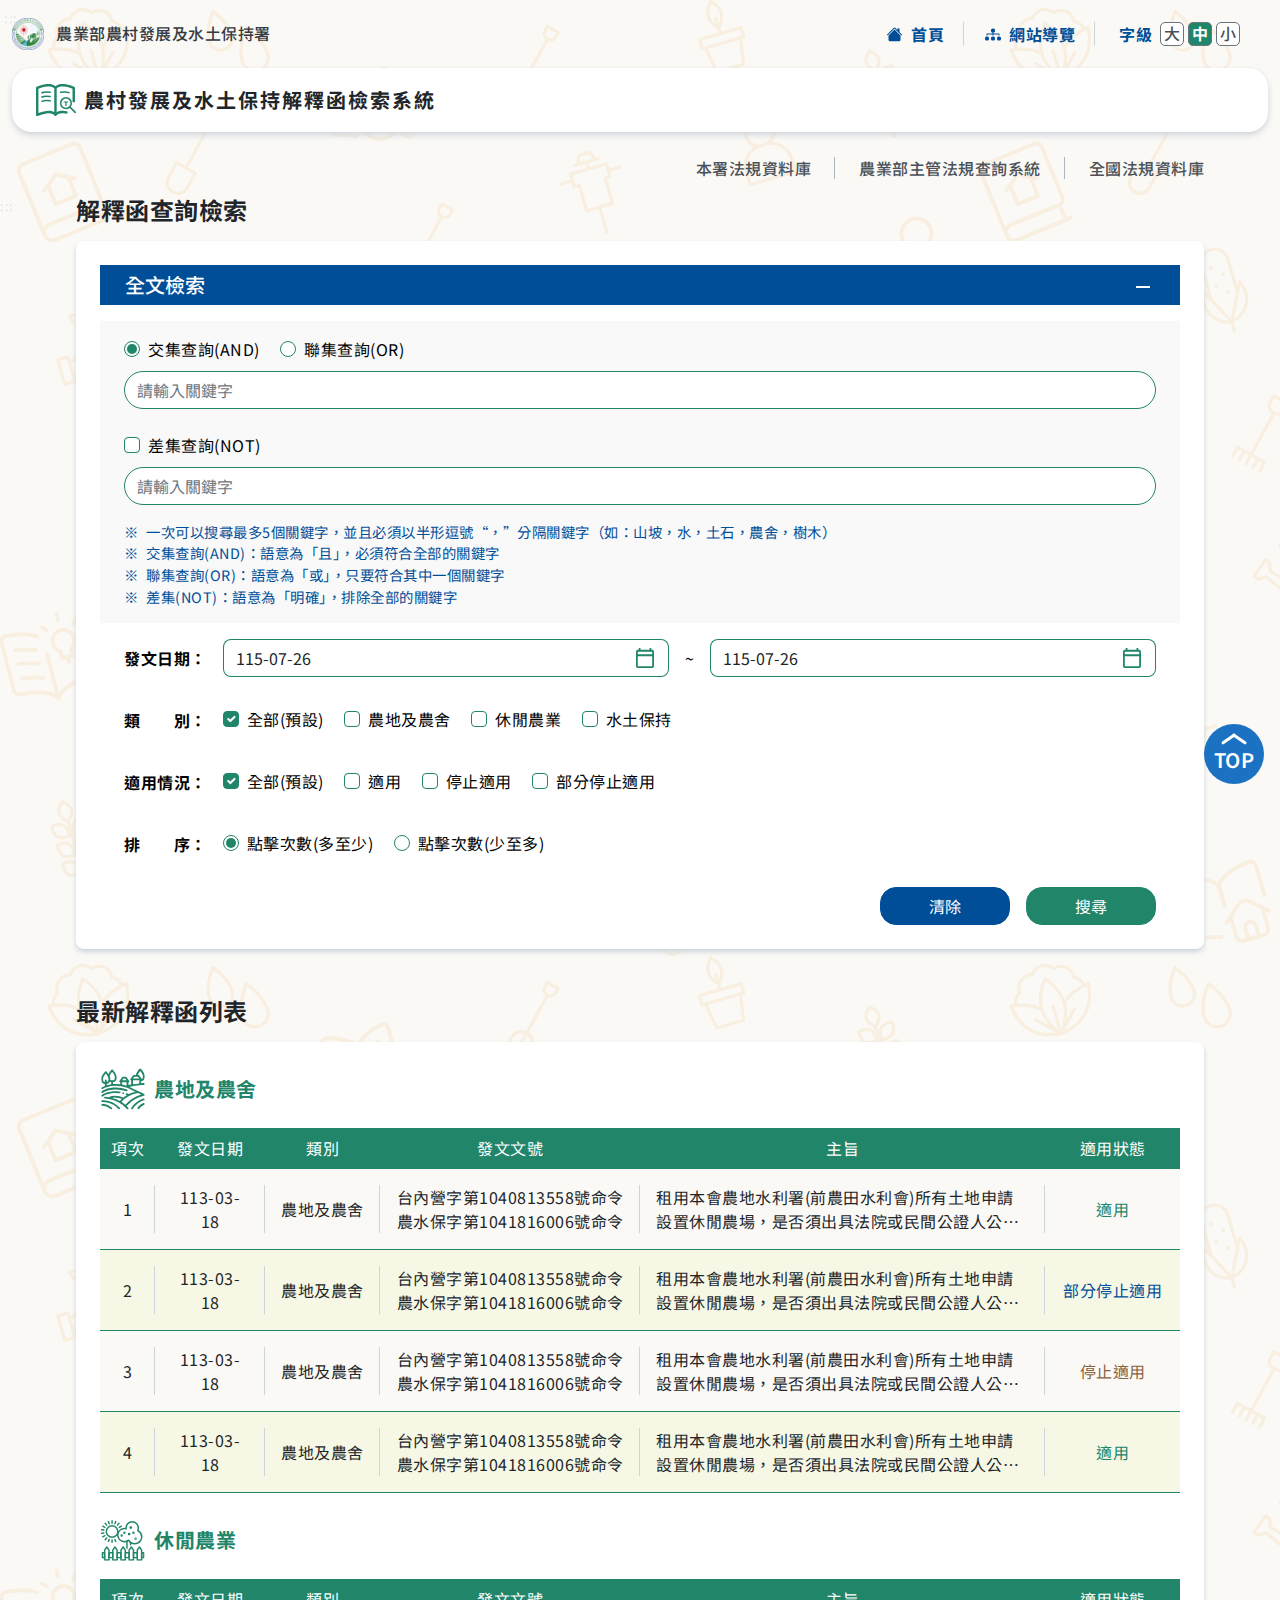
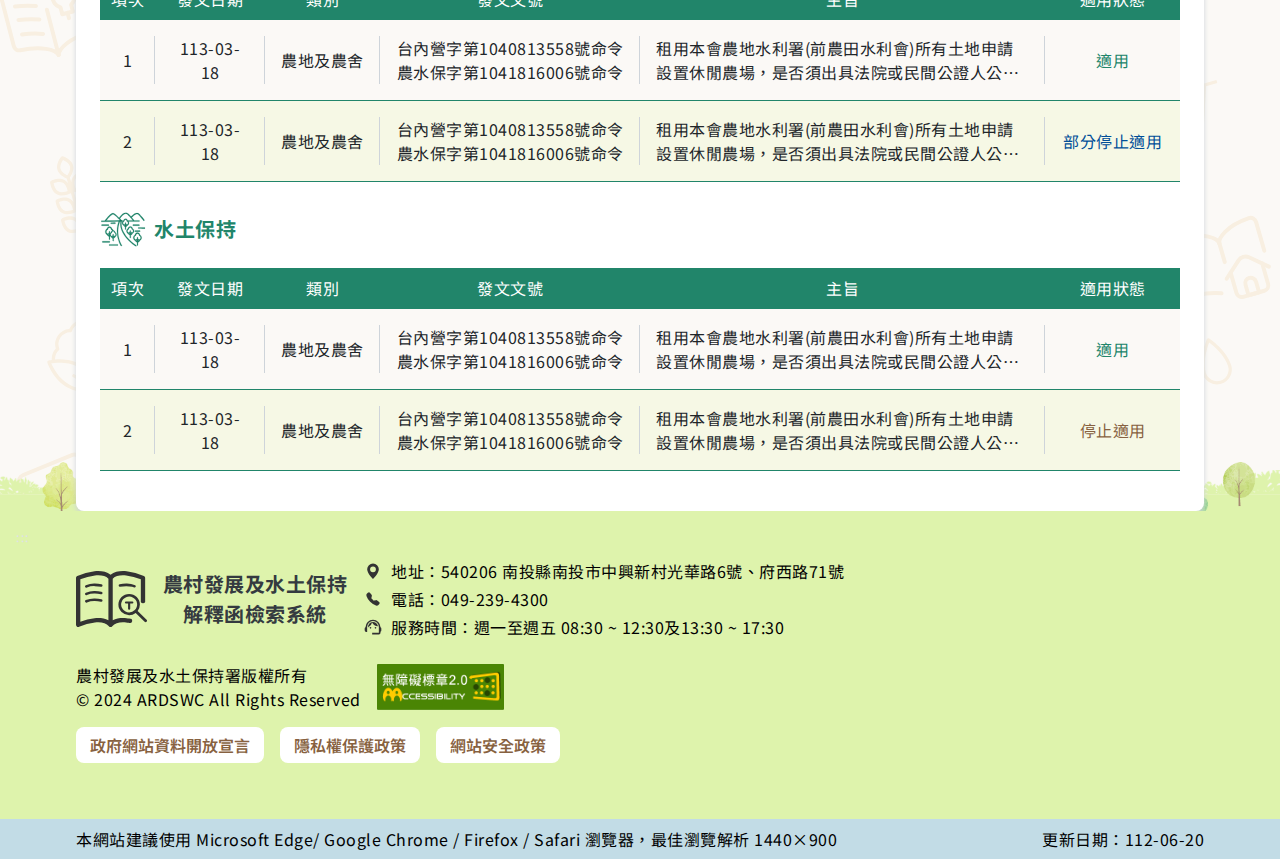
<file: index.html>
<!DOCTYPE html>
<html lang="zh-Hant-TW">
<head>
    <title>農村發展及水土保持解釋函檢索系統</title>
    <meta charset="utf-8">
    <meta http-equiv="X-UA-Compatible" content="IE=edge">
    <meta name="viewport" content="width=device-width, initial-scale=1">
    <meta name="keywords" content="農業部農村發展及水土保持署,農村發展,水土保持,農村發展及水土保持解釋函檢索系統">
    <meta name="description" content="農村發展及水土保持解釋函檢索系統" />
    <meta http-equiv="X-UA-Compatible" content="IE=edge">

    <meta property="og:site_name" content="image.png" />
    <meta property="og:image" content="assets/images/fb-img.png" />
    <!--分享設定-->
    <link rel="icon" href="assets/images/favicon.svg" type="image/ico" />
    <!--iconfont設定-->
    <link rel="stylesheet" href="assets/style/all.css">
    <!--css設定-->
</head>

	<body>
		<noscript>
			<div class="container">
				<div class="d-flex justify-content-center bg-gray-100 rounded p-4 text-primary border border-primary mt-6">
					很抱歉，網站的某些功能在JavaScript沒有啟用的狀態下無法正常使用。
				</div>
			</div>
		</noscript>
		<!--頁面開始-->
		<div class="wrapper">
			<!--主選單開始-->
<header>
    <nav class="navbar navbar-expand-lg js-nav py-2 py-lg-0">
        <a href="#Accesskey_C" id="gotocenter" title="移到主要內容">移到主要內容</a>
        <a href="#Accesskey_U" class="key" id="Accesskey_U" accesskey="U" title="上方選單連結區，此區塊列有本網站的主要連結">:::</a>
        <div class="container-fluid">
            <a class="navbar-brand" href="index.html" title="農業部農村發展及水土保持署">
                <h1 class="navbar-brand-text mb-0">
                    <img src="./assets/images/bureau-logo.png" alt="農業部農村發展及水土保持署 logo">
                    <p>農業部農村發展及水土保持署</p>
                </h1>
            </a>
        <ul class="navbar-nav">
            <li class="nav-item">
                <a class="nav-link" href="index.html" title="首頁"><img src="./assets/images/ic-home.svg" alt="icon"
                        class="me-2">首頁</a>
            </li>
            <li class="nav-item">
                <a class="nav-link" href="#" title="網站導覽"><img src="./assets/images/ic-sitemap.svg" alt="icon"
                        class="me-2">網站導覽</a>
            </li>
            <li class="nav-item px-2 px-xl-4 d-none d-md-flex">
                <p class="ms-auto me-2 text-primary fw-bold">字級</p>
                <ul class="top-function-list js-top-function" role="tablist">
                    <li class="top-function-list-item">
                        <button class="btn js-font-lg" data-bs-toggle="pill" title="大">大</button>
                    </li>
                    <li class="top-function-list-item">
                        <button class="btn js-font-md active" data-bs-toggle="pill" title="中">中</button>
                    </li>
                    <li class="top-function-list-item">
                        <button class="btn js-font-sm" data-bs-toggle="pill" title="小">小</button>
                    </li>
                </ul>
            </li>
        </ul>
        </div>
    </nav>
    <div class="container-fluid">
        <h2>
            <a href="index.html" class="header-title" title="農村發展及水土保持解釋函檢索系統">
                <img src="./assets/images/logo.svg" alt="icon" class="me-2">
                農村發展及水土保持解釋函檢索系統
            </a>
        </h2>
    </div>
    <div class="container">
        <ul class="navbar-side pt-3 mb-3">
            <li class="navbar-side-item">
                <a href="#" target="_blank" title="本署法規資料庫(開新視窗)" class="navbar-side-link">
                    本署<br>法規資料庫
                </a>
            </li>
            <li class="navbar-side-item">
                <a href="#" target="_blank" title="農業部主管法規查詢系統(開新視窗)" class="navbar-side-link">
                    農業部主管<br>法規查詢系統
                </a>
            </li>
            <li class="navbar-side-item">
                <a href="#" target="_blank" title="全國法規資料庫(開新視窗)" class="navbar-side-link">
                    全國<br>法規資料庫
                </a>
            </li>
        </ul>
    </div>
</header>
<!--主選單結束-->
				<a href="#Accesskey_C" class="key position-absolute" id="Accesskey_C" accesskey="C"
					title="網頁主要內容資料區">:::</a>					
				<!--內容區塊開始-->
<main class="main">
	<div class="container">
	<h3 class="main-title mb-3">解釋函查詢檢索</h3>
	<section class="bg-white rounded-3 shadow-md p-3 p-md-4 mb-5">
		<button class="btn btn-collapse rounded-0 bg-primary px-4 py-1 text-white mb-3" data-bs-toggle="collapse" href="#all_search" title="全文檢索">全文檢索</button>
		<div class="form-box collapse show" id="all_search">
			<div class="form-box-start bg-base px-4 py-3">
				<div class="mb-2">
					<div class="form-check form-check-inline">
						<input class="form-check-input" type="radio" name="mixed" id="mixed1" value="option1"
							title="交集查詢(AND)" checked>
						<label class="form-check-label" for="mixed1">交集查詢(AND)</label>
					</div>
					<div class="form-check form-check-inline">
						<input class="form-check-input" type="radio" name="mixed" id="mixed2" value="option2"
							title="聯集查詢(OR)">
						<label class="form-check-label" for="mixed2">聯集查詢(OR)</label>
					</div>
				</div>
				<label class="form-check-label visually-hidden" for="mixed_keyword" title="請輸入關鍵字">請輸入關鍵字</label>
				<input type="text" class="form-control rounded-pill mb-4" id="mixed_keyword" placeholder="請輸入關鍵字"
					title="請輸入關鍵字">
				<div class="mb-2">
					<div class="form-check form-check-inline">
						<input class="form-check-input" type="checkbox" id="difference" value="option1">
						<label class="form-check-label" for="difference">差集查詢(NOT)</label>
					</div>
				</div>
				<label class="form-check-label visually-hidden" for="difference_keyword" title="請輸入關鍵字">請輸入關鍵字</label>
				<input type="text" class="form-control rounded-pill mb-3" id="difference_keyword" placeholder="請輸入關鍵字"
					title="請輸入關鍵字">
				<ul class="notice-list text-primary fs-7">
					<li class="notice-list-item">一次可以搜尋最多5個關鍵字，並且必須以半形逗號“，”分隔關鍵字（如：山坡，水，土石，農舍，樹木）</li>
					<li class="notice-list-item">交集查詢(AND)：語意為「且」，必須符合全部的關鍵字</li>
					<li class="notice-list-item">聯集查詢(OR)：語意為「或」，只要符合其中一個關鍵字</li>
					<li class="notice-list-item">差集(NOT)：語意為「明確」，排除全部的關鍵字</li>
				</ul>
			</div>
			<div class="form-box-end px-md-4 pt-3">
				<div class="d-flex align-items-md-center flex-column flex-md-row mb-4">
					<label for="time-start" class="col-form-label fw-bold flex-shrink-0 me-3">發文日期：</label>
					<div class="form-group w-100">
						<div class="input-group date" id="time-start" data-target-input="nearest">
							<input type="text" class="form-control datetimepicker-input border-end-0 rounded-start-3"
								data-target="#time-start" title="請點選或輸入起始時間" data-toggle="datetimepicker">
							<div class="input-group-append" data-target="#time-start" data-toggle="datetimepicker">
								<button class="btn input-group-text rounded-end-3" title="點選展開日曆" value="點選展開日曆">
									<img src="./assets/images/ic-calendar.svg" alt="icon">
								</button>
							</div>
						</div>
					</div>
					<div class="px-3">~</div>
					<div class="form-group w-100">
						<div class="input-group date" id="time-end" data-target-input="nearest">
							<input type="text" class="form-control datetimepicker-input border-end-0 rounded-start-3"
								data-target="#time-end" title="請點選或輸入起始時間" data-toggle="datetimepicker">
							<div class="input-group-append" data-target="#time-end" data-toggle="datetimepicker">
								<button class="btn input-group-text rounded-end-3" title="點選展開日曆" value="點選展開日曆">
									<img src="./assets/images/ic-calendar.svg" alt="icon">
								</button>
							</div>
						</div>
					</div>
				</div>
				<div class="d-flex align-items-md-center flex-column flex-md-row mb-4">
					<div class="col-form-label fw-bold flex-shrink-0 me-3">類　　別：</div>
					<div class="form-group w-100">
						<div class="form-check form-check-inline">
							<input class="form-check-input" type="checkbox" id="type1" title="全部(預設)" checked>
							<label class="form-check-label" for="type1">全部(預設)</label>
						</div>
						<div class="form-check form-check-inline">
							<input class="form-check-input" type="checkbox" id="type2" title="農地及農舍">
							<label class="form-check-label" for="type2">農地及農舍</label>
						</div>
						<div class="form-check form-check-inline">
							<input class="form-check-input" type="checkbox" id="type3" title="休閒農業">
							<label class="form-check-label" for="type3">休閒農業</label>
						</div>
						<div class="form-check form-check-inline">
							<input class="form-check-input" type="checkbox" id="type4" title="水土保持">
							<label class="form-check-label" for="type4">水土保持</label>
						</div>
					</div>
				</div>
				<div class="d-flex align-items-md-center flex-column flex-md-row mb-4">
					<div class="col-form-label fw-bold flex-shrink-0 me-3">適用情況：</div>
					<div class="form-group w-100">
						<div class="form-check form-check-inline">
							<input class="form-check-input" type="checkbox" id="suitable1" title="全部(預設)" checked>
							<label class="form-check-label" for="suitable1">全部(預設)</label>
						</div>
						<div class="form-check form-check-inline">
							<input class="form-check-input" type="checkbox" id="suitable2" title="適用">
							<label class="form-check-label" for="suitable2">適用</label>
						</div>
						<div class="form-check form-check-inline">
							<input class="form-check-input" type="checkbox" id="suitable3" title="停止適用">
							<label class="form-check-label" for="suitable3">停止適用</label>
						</div>
						<div class="form-check form-check-inline">
							<input class="form-check-input" type="checkbox" id="suitable4" title="部分停止適用">
							<label class="form-check-label" for="suitable4">部分停止適用</label>
						</div>
					</div>
				</div>
				<div class="d-flex align-items-md-center flex-column flex-md-row mb-4">
					<div class="col-form-label fw-bold flex-shrink-0 me-3">排　　序：</div>
					<div class="form-group w-100">
						<div class="form-check form-check-inline">
							<input class="form-check-input" type="radio" name="order" id="order1" value="option1"
								title="點擊次數(多至少)" checked>
							<label class="form-check-label" for="order1">點擊次數(多至少)</label>
						</div>
						<div class="form-check form-check-inline">
							<input class="form-check-input" type="radio" name="order" id="order2" value="option2"
								title="點擊次數(少至多)">
							<label class="form-check-label" for="order2">點擊次數(少至多)</label>
						</div>
					</div>
				</div>
				<div class="d-flex">
					<button class="btn btn-primary rounded-4 me-3 px-5 ms-auto" title="清除">清除</button>
					<button class="btn btn-secondary rounded-4 px-5" title="搜尋" onclick="location.href='search.html'">搜尋</button>
				</div>
			</div>
		</div>
	</section>
	<h3 class="main-title mb-3">最新解釋函列表</h3>
	<section class="bg-white rounded-3 shadow-md p-3 p-md-4">
		<h4 class="d-flex align-items-center fs-5 fw-bold mb-3 text-secondary"><img src="./assets/images/ic-farmland.svg" alt="icon" class="me-2">農地及農舍</h4>
		<table class="table table-rwd mb-4">
			<thead>
				<tr onclick="location.href='info.html'">
					<th class="text-center" width="55">項次</th>
					<th class="text-center" width="110">發文日期</th>
					<th class="text-center" width="115">類別</th>
					<th class="text-center" width="260">發文文號</th>
					<th class="text-center">主旨</th>
					<th class="text-center" width="135">適用狀態</th>
				</tr>
			</thead>
			<tbody>
				<tr onclick="location.href='info.html'">
					<td data-th="項次" class="text-center">1</td>
					<td data-th="發文日期" class="text-center">113-03-18</td>
					<td data-th="類別" class="text-center">農地及農舍</td>
					<td data-th="發文文號" class="text-center">台內營字第1040813558號命令<br>農水保字第1041816006號命令</td>
					<td data-th="主旨"><p class="over-text-2">租用本會農地水利署(前農田水利會)所有土地申請設置休閒農場，是否須出具法院或民間公證人公證文件</p></td>
					<td data-th="適用狀態" class="text-center"><p class="text-secondary">適用</p></td>
				</tr>
				<tr onclick="location.href='info.html'">
					<td data-th="項次" class="text-center">2</td>
					<td data-th="發文日期" class="text-center">113-03-18</td>
					<td data-th="類別" class="text-center">農地及農舍</td>
					<td data-th="發文文號" class="text-center">台內營字第1040813558號命令<br>農水保字第1041816006號命令</td>
					<td data-th="主旨"><p class="over-text-2">租用本會農地水利署(前農田水利會)所有土地申請設置休閒農場，是否須出具法院或民間公證人公證文件</p></td>
					<td data-th="適用狀態" class="text-center">
						<p class="text-primary">部分停止適用</p>
					</td>
				</tr>
				<tr onclick="location.href='info.html'">
					<td data-th="項次" class="text-center">3</td>
					<td data-th="發文日期" class="text-center">113-03-18</td>
					<td data-th="類別" class="text-center">農地及農舍</td>
					<td data-th="發文文號" class="text-center">台內營字第1040813558號命令<br>農水保字第1041816006號命令</td>
					<td data-th="主旨"><p class="over-text-2">租用本會農地水利署(前農田水利會)所有土地申請設置休閒農場，是否須出具法院或民間公證人公證文件</p></td>
					<td data-th="適用狀態" class="text-center">
						<p class="text-quaternary">停止適用</p>
					</td>
				</tr>
				<tr onclick="location.href='info.html'">
					<td data-th="項次" class="text-center">4</td>
					<td data-th="發文日期" class="text-center">113-03-18</td>
					<td data-th="類別" class="text-center">農地及農舍</td>
					<td data-th="發文文號" class="text-center">台內營字第1040813558號命令<br>農水保字第1041816006號命令</td>
					<td data-th="主旨"><p class="over-text-2">租用本會農地水利署(前農田水利會)所有土地申請設置休閒農場，是否須出具法院或民間公證人公證文件</p></td>
					<td data-th="適用狀態" class="text-center">
						<p class="text-secondary">適用</p>
					</td>
				</tr>
			</tbody>
		</table>
		<h4 class="d-flex align-items-center fs-5 fw-bold mb-3 text-secondary"><img src="./assets/images/ic-farming.svg"
				alt="icon" class="me-2">休閒農業</h4>
		<table class="table table-rwd mb-4">
			<thead>
				<tr onclick="location.href='info.html'">
					<th class="text-center" width="55">項次</th>
					<th class="text-center" width="110">發文日期</th>
					<th class="text-center" width="115">類別</th>
					<th class="text-center" width="260">發文文號</th>
					<th class="text-center">主旨</th>
					<th class="text-center" width="135">適用狀態</th>
				</tr>
			</thead>
			<tbody>
				<tr onclick="location.href='info.html'">
					<td data-th="項次" class="text-center">1</td>
					<td data-th="發文日期" class="text-center">113-03-18</td>
					<td data-th="類別" class="text-center">農地及農舍</td>
					<td data-th="發文文號" class="text-center">台內營字第1040813558號命令<br>農水保字第1041816006號命令</td>
					<td data-th="主旨">
						<p class="over-text-2">租用本會農地水利署(前農田水利會)所有土地申請設置休閒農場，是否須出具法院或民間公證人公證文件</p>
					</td>
					<td data-th="適用狀態" class="text-center">
						<p class="text-secondary">適用</p>
					</td>
				</tr>
				<tr onclick="location.href='info.html'">
					<td data-th="項次" class="text-center">2</td>
					<td data-th="發文日期" class="text-center">113-03-18</td>
					<td data-th="類別" class="text-center">農地及農舍</td>
					<td data-th="發文文號" class="text-center">台內營字第1040813558號命令<br>農水保字第1041816006號命令</td>
					<td data-th="主旨">
						<p class="over-text-2">租用本會農地水利署(前農田水利會)所有土地申請設置休閒農場，是否須出具法院或民間公證人公證文件</p>
					</td>
					<td data-th="適用狀態" class="text-center">
						<p class="text-primary">部分停止適用</p>
					</td>
				</tr>
			</tbody>
		</table>
		<h4 class="d-flex align-items-center fs-5 fw-bold mb-3 text-secondary"><img src="./assets/images/ic-conservation.svg"
				alt="icon" class="me-2">水土保持</h4>
		<table class="table table-rwd">
			<thead>
				<tr onclick="location.href='info.html'">
					<th class="text-center" width="55">項次</th>
					<th class="text-center" width="110">發文日期</th>
					<th class="text-center" width="115">類別</th>
					<th class="text-center" width="260">發文文號</th>
					<th class="text-center">主旨</th>
					<th class="text-center" width="135">適用狀態</th>
				</tr>
			</thead>
			<tbody>
				<tr onclick="location.href='info.html'">
					<td data-th="項次" class="text-center">1</td>
					<td data-th="發文日期" class="text-center">113-03-18</td>
					<td data-th="類別" class="text-center">農地及農舍</td>
					<td data-th="發文文號" class="text-center">台內營字第1040813558號命令<br>農水保字第1041816006號命令</td>
					<td data-th="主旨">
						<p class="over-text-2">租用本會農地水利署(前農田水利會)所有土地申請設置休閒農場，是否須出具法院或民間公證人公證文件</p>
					</td>
					<td data-th="適用狀態" class="text-center">
						<p class="text-secondary">適用</p>
					</td>
				</tr>
				<tr onclick="location.href='info.html'">
					<td data-th="項次" class="text-center">2</td>
					<td data-th="發文日期" class="text-center">113-03-18</td>
					<td data-th="類別" class="text-center">農地及農舍</td>
					<td data-th="發文文號" class="text-center">台內營字第1040813558號命令<br>農水保字第1041816006號命令</td>
					<td data-th="主旨">
						<p class="over-text-2">租用本會農地水利署(前農田水利會)所有土地申請設置休閒農場，是否須出具法院或民間公證人公證文件</p>
					</td>
					<td data-th="適用狀態" class="text-center">
						<p class="text-quaternary">停止適用</p>
					</td>
				</tr>
			</tbody>
		</table>
	</section>
	</div>
</main>
				<!--footer開始-->
<footer class="footer">
    <div class="footer-function">
        <a href="#" title="回到上方" class="footer-function-link mb-2 mb-md-3">
            <img src="./assets/images/ic-up.svg" alt="icon">TOP
        </a>
    </div>
    <a href="#Accesskey_B" class="key" id="Accesskey_B" accesskey="B" title="下方相關資訊連結區">:::</a>
    <div class="bg-secondary-light">
        <div class="container footer-main py-5">
            <div class="footer-logo me-3 mb-3 mb-lg-0">
                <img src="./assets/images/logo-footer.svg" alt="logo" class="me-3">
                <p class="text-center">農村發展及水土保持<br>解釋函檢索系統</p>
            </div>
            <div class="mb-3 mb-lg-0">
                <ul class="icon-list">
                    <li class="icon-list-item mb-1 mb-xxl-3"><img src="./assets/images/ic-located.svg" alt="icon">地址：540206
                        南投縣南投市中興新村光華路6號、府西路71號</li>
                    <li class="icon-list-item mb-1 mb-xxl-3"><img src="./assets/images/ic-tel.svg" alt="icon">電話：049-239-4300
                    </li>
                    <li class="icon-list-item"><img src="./assets/images/ic-service.svg" alt="icon">服務時間：週一至週五 08:30
                        ~ 12:30及13:30 ~ 17:30</li>
                </ul>
            </div>
            <div class="footer-main-end">
                <div class="d-flex flex-wrap me-3 align-items-end align-items-xl-center">
                    <p class="me-3 d-flex align-items-center mb-3 mb-sm-0">農村發展及水土保持署版權所有<br>© 2024 ARDSWC All Rights Reserved</p>
                    <div class="footer-mark mb-3 mb-sm-0">
                            <img src="./assets/images/demo-aa.jpg" alt="AA等級標章" style="max-width: 128px;">
                    </div>
                </div>
                <ul class="footer-info">
                    <li class="footer-info-item mb-2">
                        <button class="btn footer-info-link rounded-3" title="隱私權及資訊安全政策">
                            政府網站資料開放宣言
                        </button>
                    </li>
                    <li class="footer-info-item mb-2">
                        <button class="btn footer-info-link rounded-3" title="網站安全政策">
                            隱私權保護政策
                        </button>
                    </li>
                    <li class="footer-info-item mb-2">
                        <button class="btn footer-info-link rounded-3" title="隱私權及資訊安全政策">
                            網站安全政策
                        </button>
                    </li>
                </ul>
            </div>
        </div>
        <div class="bg-primary-xlight py-2">
            <div class="container footer-bottom">
                <p>本網站建議使用 Microsoft Edge/ Google Chrome / Firefox / Safari 瀏覽器，最佳瀏覽解析 1440×900</p>
                <p class="ms-lg-auto">更新日期：112-06-20</p>
            </div>
        </div>
    </div>
</footer>
<!--主選單結束-->

		</div>
		<!-- SCRIPTS -->
<script src="assets/js/jquery-3.7.1.min.js"></script>
<script src='assets/js/jquery-ui.min.js'></script>
<script src="assets/js/bootstrap.bundle.min.js"></script>
<script src="assets/js/slick.js"></script>
<script src="assets/js/bootstrap-datepicker.js"></script>
<script src="assets/js/bootstrap-datepicker.zh-TW.min.js"></script>
<script src="assets/js/select2.min.js"></script>
<script src="assets/js/index.global.js"></script><!--行事曆-->
<script src="assets/js/script.js"></script><!--自訂-->
<script>
    $(function () {
        RESIZE();

        function RESIZE() {
            WINDOWH = $(window).height();
            WINDOW = $(window).width();
            if (WINDOW < 769) {
                $('.js-link-card-list').slick({
                    speed: 300,
                    slidesToShow: 1,
                    slidesToScroll: 1,
                    rows: 3,
                    dots: false,
                    responsive: [
                        {
                            breakpoint: 768,
                            settings: {
                                slidesToShow: 1,
                                slidesToScroll: 1,
                                rows: 1,
                                dots: true
                            }
                        }
                    ]
                });
            }
        }

        $(window).resize(function () {
            RESIZE();
        })

        //下拉輸入選單
        $('.js-input-select').select2();
        //民國時間
       var today = new Date();

        function initializeDatePicker(selector) {
            return $(selector).datepicker({
                format: "twy-mm-dd",
                language: "zh-TW",
                showOnFocus: true,
                todayHighlight: true
            }).on("show", function (e) {
                $("div.box").css({ minHeight: "480px" });
            }).on("hide", function (e) {
                $("div.box").css({ minHeight: "auto" });
            }).datepicker('setDate', today);
        }

        // 在不同的 <div> 中呼叫日期選擇器初始化函式
        var startUpDatePicker1 = initializeDatePicker("#time-start");
        var startUpDatePicker2 = initializeDatePicker("#time-end");
    });
</script>
	</body>

</html>
</file>
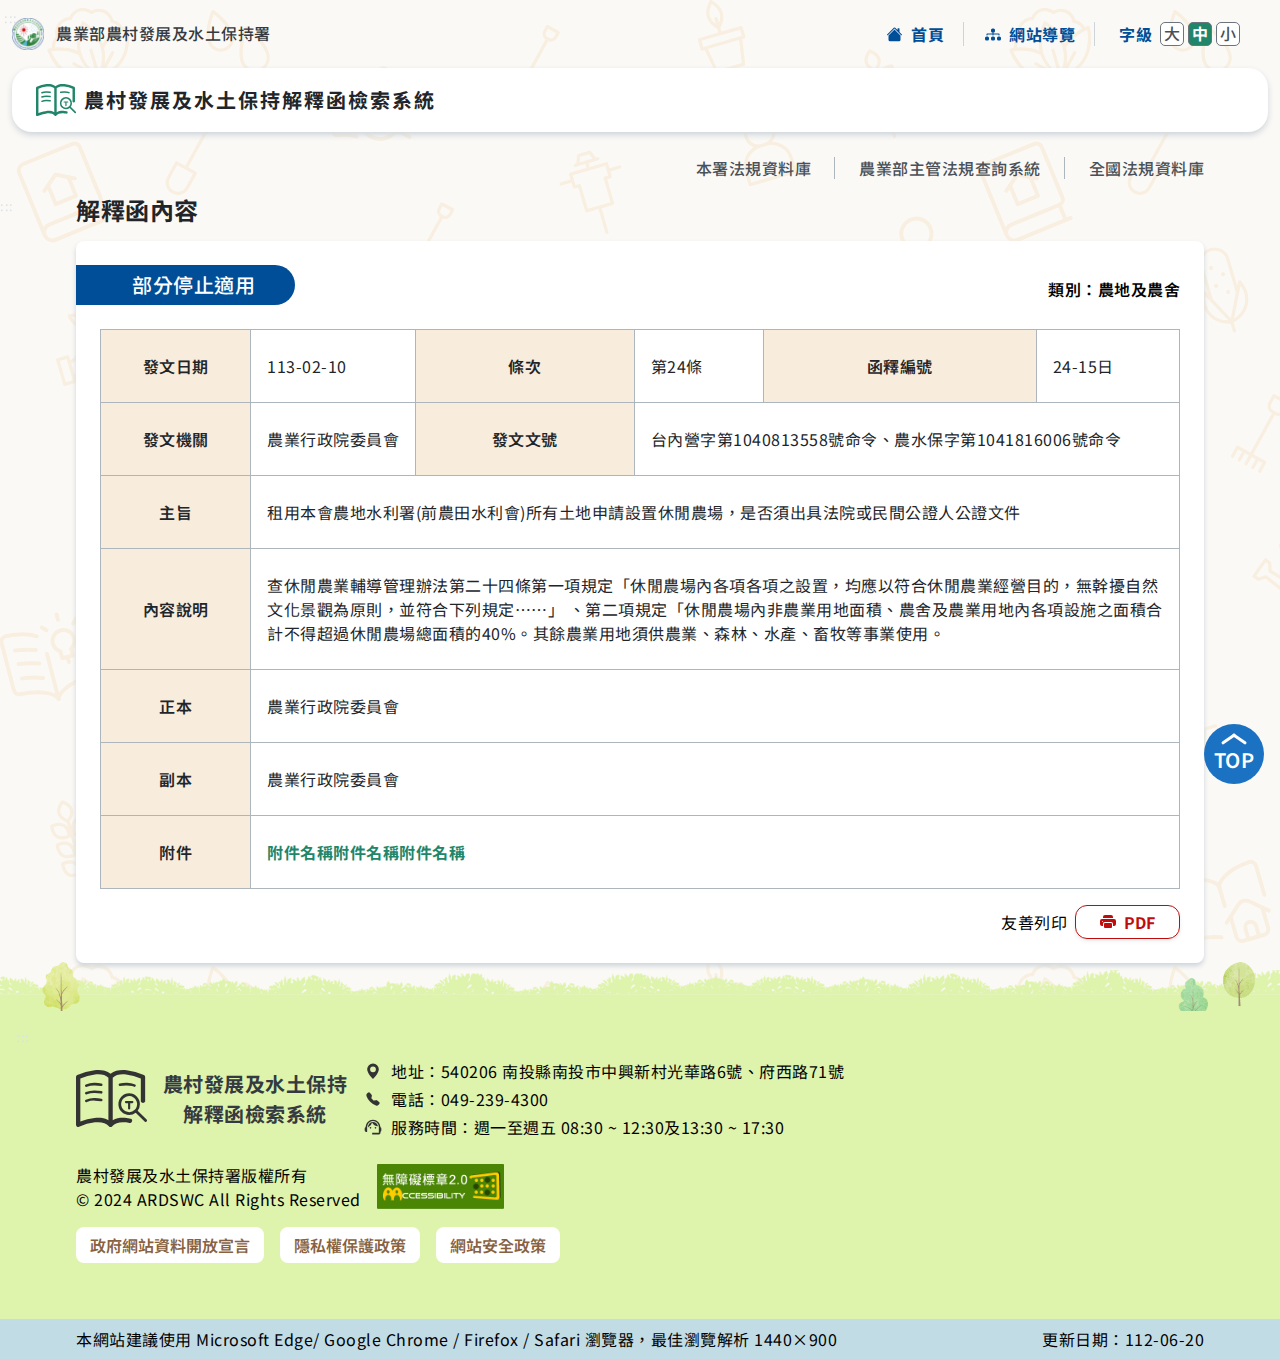
<file: info.html>
<!DOCTYPE html>
<html lang="zh-Hant-TW">
<head>
    <title>農村發展及水土保持解釋函檢索系統</title>
    <meta charset="utf-8">
    <meta http-equiv="X-UA-Compatible" content="IE=edge">
    <meta name="viewport" content="width=device-width, initial-scale=1">
    <meta name="keywords" content="農業部農村發展及水土保持署,農村發展,水土保持,農村發展及水土保持解釋函檢索系統">
    <meta name="description" content="農村發展及水土保持解釋函檢索系統" />
    <meta http-equiv="X-UA-Compatible" content="IE=edge">

    <meta property="og:site_name" content="image.png" />
    <meta property="og:image" content="assets/images/fb-img.png" />
    <!--分享設定-->
    <link rel="icon" href="assets/images/favicon.svg" type="image/ico" />
    <!--iconfont設定-->
    <link rel="stylesheet" href="assets/style/all.css">
    <!--css設定-->
</head>

	<body>
		<noscript>
			<div class="container">
				<div class="d-flex justify-content-center bg-gray-100 rounded p-4 text-primary border border-primary mt-6">
					很抱歉，網站的某些功能在JavaScript沒有啟用的狀態下無法正常使用。
				</div>
			</div>
		</noscript>
		<!--頁面開始-->
		<div class="wrapper">
			<!--主選單開始-->
<header>
    <nav class="navbar navbar-expand-lg js-nav py-2 py-lg-0">
        <a href="#Accesskey_C" id="gotocenter" title="移到主要內容">移到主要內容</a>
        <a href="#Accesskey_U" class="key" id="Accesskey_U" accesskey="U" title="上方選單連結區，此區塊列有本網站的主要連結">:::</a>
        <div class="container-fluid">
            <a class="navbar-brand" href="index.html" title="農業部農村發展及水土保持署">
                <h1 class="navbar-brand-text mb-0">
                    <img src="./assets/images/bureau-logo.png" alt="農業部農村發展及水土保持署 logo">
                    <p>農業部農村發展及水土保持署</p>
                </h1>
            </a>
        <ul class="navbar-nav">
            <li class="nav-item">
                <a class="nav-link" href="index.html" title="首頁"><img src="./assets/images/ic-home.svg" alt="icon"
                        class="me-2">首頁</a>
            </li>
            <li class="nav-item">
                <a class="nav-link" href="#" title="網站導覽"><img src="./assets/images/ic-sitemap.svg" alt="icon"
                        class="me-2">網站導覽</a>
            </li>
            <li class="nav-item px-2 px-xl-4 d-none d-md-flex">
                <p class="ms-auto me-2 text-primary fw-bold">字級</p>
                <ul class="top-function-list js-top-function" role="tablist">
                    <li class="top-function-list-item">
                        <button class="btn js-font-lg" data-bs-toggle="pill" title="大">大</button>
                    </li>
                    <li class="top-function-list-item">
                        <button class="btn js-font-md active" data-bs-toggle="pill" title="中">中</button>
                    </li>
                    <li class="top-function-list-item">
                        <button class="btn js-font-sm" data-bs-toggle="pill" title="小">小</button>
                    </li>
                </ul>
            </li>
        </ul>
        </div>
    </nav>
    <div class="container-fluid">
        <h2>
            <a href="index.html" class="header-title" title="農村發展及水土保持解釋函檢索系統">
                <img src="./assets/images/logo.svg" alt="icon" class="me-2">
                農村發展及水土保持解釋函檢索系統
            </a>
        </h2>
    </div>
    <div class="container">
        <ul class="navbar-side pt-3 mb-3">
            <li class="navbar-side-item">
                <a href="#" target="_blank" title="本署法規資料庫(開新視窗)" class="navbar-side-link">
                    本署<br>法規資料庫
                </a>
            </li>
            <li class="navbar-side-item">
                <a href="#" target="_blank" title="農業部主管法規查詢系統(開新視窗)" class="navbar-side-link">
                    農業部主管<br>法規查詢系統
                </a>
            </li>
            <li class="navbar-side-item">
                <a href="#" target="_blank" title="全國法規資料庫(開新視窗)" class="navbar-side-link">
                    全國<br>法規資料庫
                </a>
            </li>
        </ul>
    </div>
</header>
<!--主選單結束-->
				<a href="#Accesskey_C" class="key position-absolute" id="Accesskey_C" accesskey="C"
					title="網頁主要內容資料區">:::</a>					
				<!--內容區塊開始-->
<main class="main">
	<div class="container">
		<h3 class="main-title mb-3">解釋函內容</h3>
		<section class="bg-white rounded-3 shadow-md p-3 p-md-4 mb-5">
			<div class="d-flex align-items-center mb-3">
                <h4 class="page-title bg-primary text-white">部分停止適用</h4>
                <p class="ms-auto fw-semibold">類別：農地及農舍</p>
            </div>
            <table class="table table-multi-rwd table-bordered mb-3">
                <tbody>
                    <tr>
                        <th scope="row" data-position="horizontal">發文日期</th>
                        <td>113-02-10</td>
                        <th scope="row" data-position="horizontal">條次</th>
                        <td>第24條</td>
                        <th scope="row" data-position="horizontal">函釋編號</th>
                        <td>24-15日</td>
                    </tr>
                    <tr>
                        <th scope="row">發文機關</th>
                        <td>農業行政院委員會</td>
                        <th scope="row">發文文號</th>
                        <td colspan="3">台內營字第1040813558號命令、農水保字第1041816006號命令</td>
                    </tr>
                    <tr>
                        <th scope="row">主旨</th>
                        <td colspan="5">租用本會農地水利署(前農田水利會)所有土地申請設置休閒農場，是否須出具法院或民間公證人公證文件</td>
                    </tr>
                    <tr>
                        <th scope="row">內容說明</th>
                        <td colspan="5">查休閒農業輔導管理辦法第二十四條第一項規定「休閒農場內各項各項之設置，均應以符合休閒農業經營目的，無幹擾自然文化景觀為原則，並符合下列規定……」
                        、第二項規定「休閒農場內非農業用地面積、農舍及農業用地內各項設施之面積合計不得超過休閒農場總面積的40%。其餘農業用地須供農業、森林、水產、畜牧等事業使用。</td>
                    </tr>
                    <tr>
                        <th scope="row">正本</th>
                        <td colspan="5">農業行政院委員會</td>
                    </tr>
                    <tr>
                        <th scope="row">副本</th>
                        <td colspan="5">農業行政院委員會</td>
                    </tr>
                    <tr>
                        <th scope="row">附件</th>
                        <td colspan="5"><a href="#" class="link-secondary fw-bold" title="附件名稱">附件名稱附件名稱附件名稱</a></td>
                    </tr>
                </tbody>
            </table>
            <div class="d-flex align-items-center">
                <p class="ms-auto me-2">友善列印</p>
                <button class="btn btn-outline-highlight d-flex align-items-center shadow-sm px-4 py-1 fw-bold rounded-md" title="列印pdf">
                    <img src="./assets/images/ic-print.svg" alt="icon" class="me-2">PDF
                </button>
            </div>
		</section>
	</div>
</main>
				<!--footer開始-->
<footer class="footer">
    <div class="footer-function">
        <a href="#" title="回到上方" class="footer-function-link mb-2 mb-md-3">
            <img src="./assets/images/ic-up.svg" alt="icon">TOP
        </a>
    </div>
    <a href="#Accesskey_B" class="key" id="Accesskey_B" accesskey="B" title="下方相關資訊連結區">:::</a>
    <div class="bg-secondary-light">
        <div class="container footer-main py-5">
            <div class="footer-logo me-3 mb-3 mb-lg-0">
                <img src="./assets/images/logo-footer.svg" alt="logo" class="me-3">
                <p class="text-center">農村發展及水土保持<br>解釋函檢索系統</p>
            </div>
            <div class="mb-3 mb-lg-0">
                <ul class="icon-list">
                    <li class="icon-list-item mb-1 mb-xxl-3"><img src="./assets/images/ic-located.svg" alt="icon">地址：540206
                        南投縣南投市中興新村光華路6號、府西路71號</li>
                    <li class="icon-list-item mb-1 mb-xxl-3"><img src="./assets/images/ic-tel.svg" alt="icon">電話：049-239-4300
                    </li>
                    <li class="icon-list-item"><img src="./assets/images/ic-service.svg" alt="icon">服務時間：週一至週五 08:30
                        ~ 12:30及13:30 ~ 17:30</li>
                </ul>
            </div>
            <div class="footer-main-end">
                <div class="d-flex flex-wrap me-3 align-items-end align-items-xl-center">
                    <p class="me-3 d-flex align-items-center mb-3 mb-sm-0">農村發展及水土保持署版權所有<br>© 2024 ARDSWC All Rights Reserved</p>
                    <div class="footer-mark mb-3 mb-sm-0">
                            <img src="./assets/images/demo-aa.jpg" alt="AA等級標章" style="max-width: 128px;">
                    </div>
                </div>
                <ul class="footer-info">
                    <li class="footer-info-item mb-2">
                        <button class="btn footer-info-link rounded-3" title="隱私權及資訊安全政策">
                            政府網站資料開放宣言
                        </button>
                    </li>
                    <li class="footer-info-item mb-2">
                        <button class="btn footer-info-link rounded-3" title="網站安全政策">
                            隱私權保護政策
                        </button>
                    </li>
                    <li class="footer-info-item mb-2">
                        <button class="btn footer-info-link rounded-3" title="隱私權及資訊安全政策">
                            網站安全政策
                        </button>
                    </li>
                </ul>
            </div>
        </div>
        <div class="bg-primary-xlight py-2">
            <div class="container footer-bottom">
                <p>本網站建議使用 Microsoft Edge/ Google Chrome / Firefox / Safari 瀏覽器，最佳瀏覽解析 1440×900</p>
                <p class="ms-lg-auto">更新日期：112-06-20</p>
            </div>
        </div>
    </div>
</footer>
<!--主選單結束-->

		</div>
		<!-- SCRIPTS -->
<script src="assets/js/jquery-3.7.1.min.js"></script>
<script src='assets/js/jquery-ui.min.js'></script>
<script src="assets/js/bootstrap.bundle.min.js"></script>
<script src="assets/js/slick.js"></script>
<script src="assets/js/bootstrap-datepicker.js"></script>
<script src="assets/js/bootstrap-datepicker.zh-TW.min.js"></script>
<script src="assets/js/select2.min.js"></script>
<script src="assets/js/index.global.js"></script><!--行事曆-->
<script src="assets/js/script.js"></script><!--自訂-->
<script>
    $(function () {
        RESIZE();

        function RESIZE() {
            WINDOWH = $(window).height();
            WINDOW = $(window).width();
            if (WINDOW < 769) {
                $('.js-link-card-list').slick({
                    speed: 300,
                    slidesToShow: 1,
                    slidesToScroll: 1,
                    rows: 3,
                    dots: false,
                    responsive: [
                        {
                            breakpoint: 768,
                            settings: {
                                slidesToShow: 1,
                                slidesToScroll: 1,
                                rows: 1,
                                dots: true
                            }
                        }
                    ]
                });
            }
        }

        $(window).resize(function () {
            RESIZE();
        })

        //下拉輸入選單
        $('.js-input-select').select2();
        //民國時間
       var today = new Date();

        function initializeDatePicker(selector) {
            return $(selector).datepicker({
                format: "twy-mm-dd",
                language: "zh-TW",
                showOnFocus: true,
                todayHighlight: true
            }).on("show", function (e) {
                $("div.box").css({ minHeight: "480px" });
            }).on("hide", function (e) {
                $("div.box").css({ minHeight: "auto" });
            }).datepicker('setDate', today);
        }

        // 在不同的 <div> 中呼叫日期選擇器初始化函式
        var startUpDatePicker1 = initializeDatePicker("#time-start");
        var startUpDatePicker2 = initializeDatePicker("#time-end");
    });
</script>
	</body>

</html>
</file>
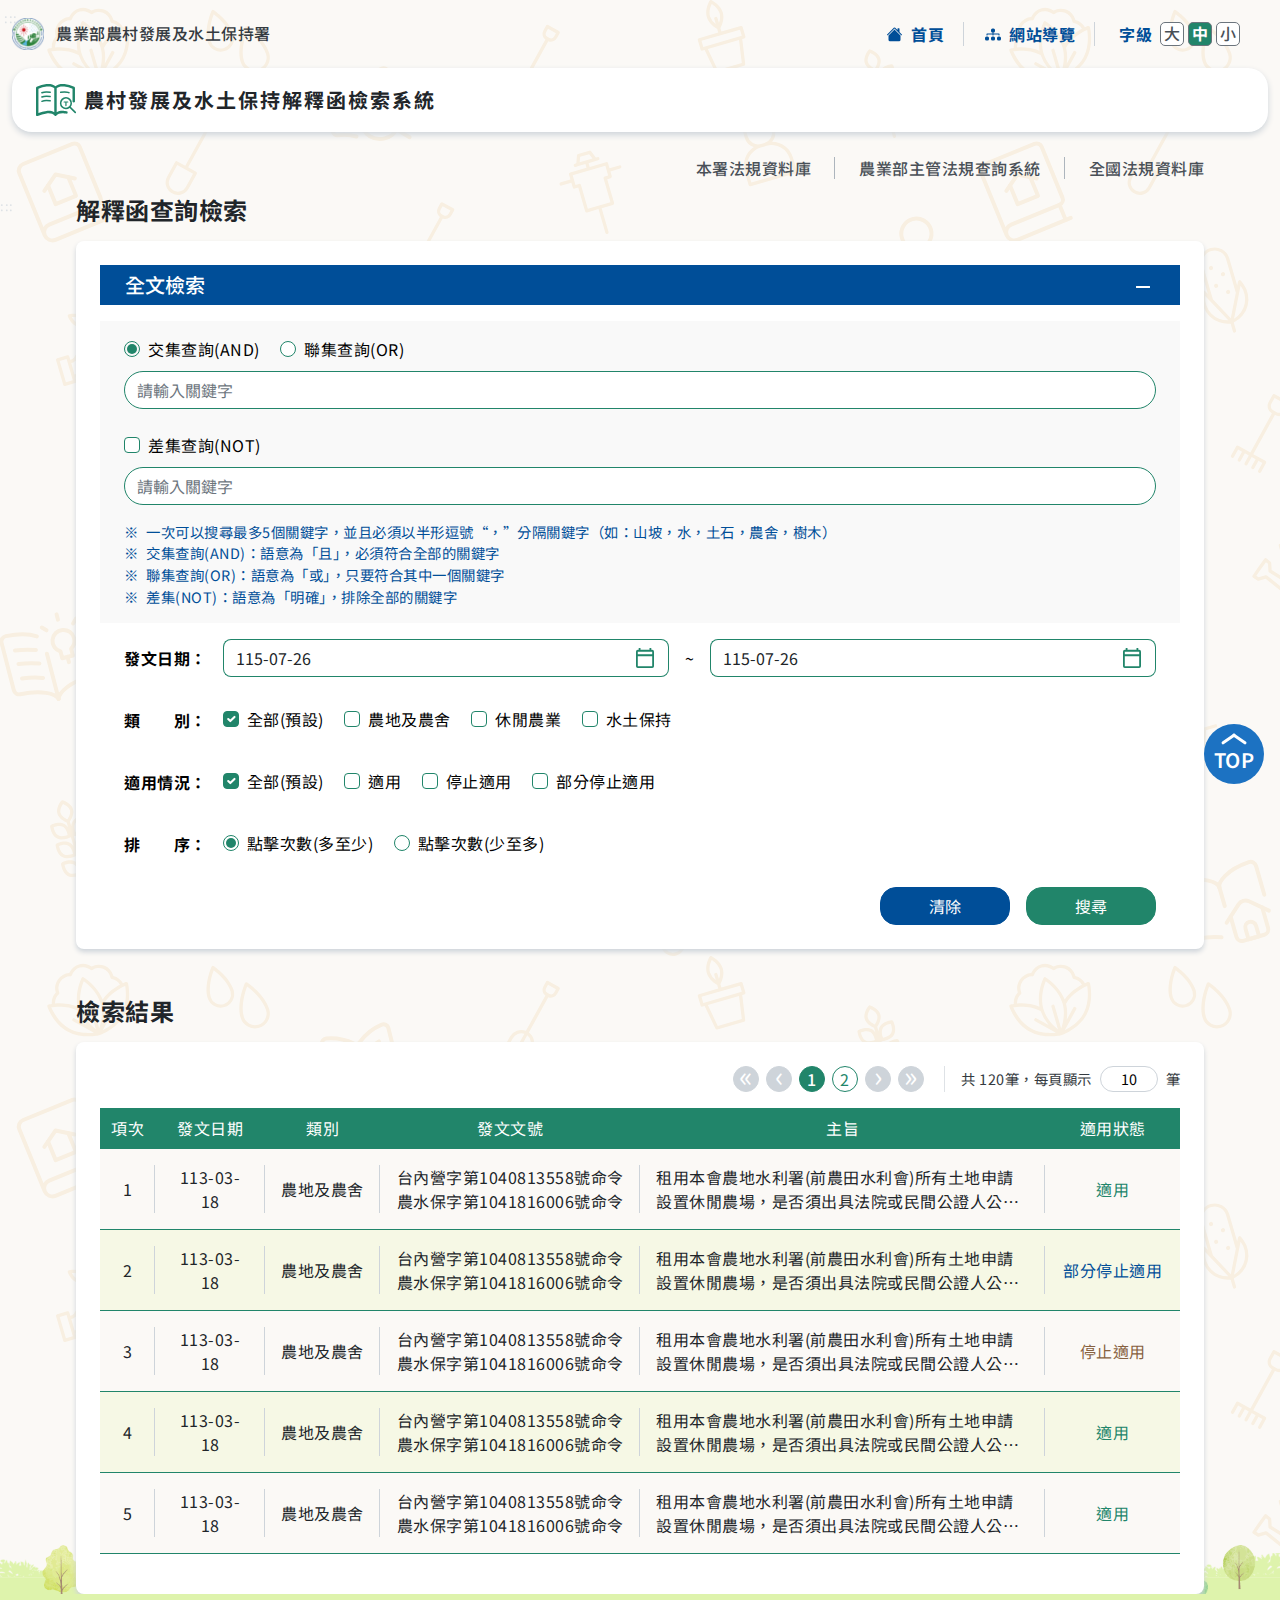
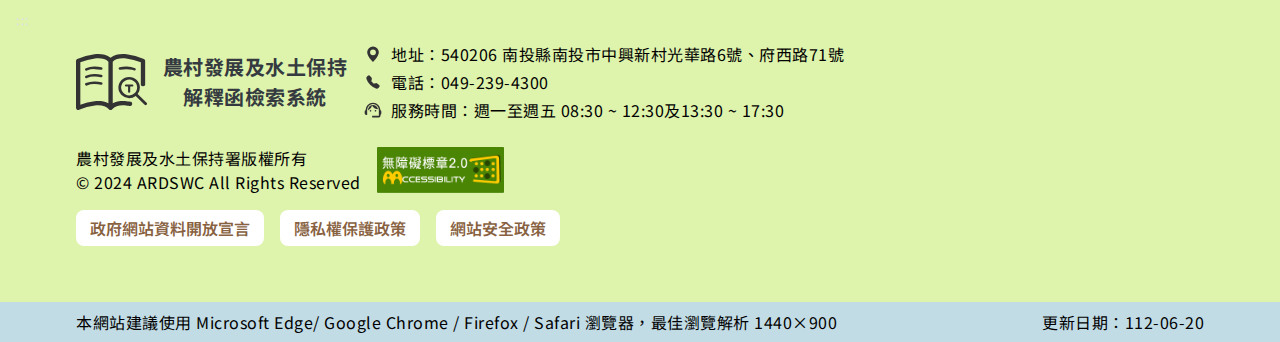
<file: search.html>
<!DOCTYPE html>
<html lang="zh-Hant-TW">
<head>
    <title>農村發展及水土保持解釋函檢索系統</title>
    <meta charset="utf-8">
    <meta http-equiv="X-UA-Compatible" content="IE=edge">
    <meta name="viewport" content="width=device-width, initial-scale=1">
    <meta name="keywords" content="農業部農村發展及水土保持署,農村發展,水土保持,農村發展及水土保持解釋函檢索系統">
    <meta name="description" content="農村發展及水土保持解釋函檢索系統" />
    <meta http-equiv="X-UA-Compatible" content="IE=edge">

    <meta property="og:site_name" content="image.png" />
    <meta property="og:image" content="assets/images/fb-img.png" />
    <!--分享設定-->
    <link rel="icon" href="assets/images/favicon.svg" type="image/ico" />
    <!--iconfont設定-->
    <link rel="stylesheet" href="assets/style/all.css">
    <!--css設定-->
</head>

	<body>
		<noscript>
			<div class="container">
				<div class="d-flex justify-content-center bg-gray-100 rounded p-4 text-primary border border-primary mt-6">
					很抱歉，網站的某些功能在JavaScript沒有啟用的狀態下無法正常使用。
				</div>
			</div>
		</noscript>
		<!--頁面開始-->
		<div class="wrapper">
			<!--主選單開始-->
<header>
    <nav class="navbar navbar-expand-lg js-nav py-2 py-lg-0">
        <a href="#Accesskey_C" id="gotocenter" title="移到主要內容">移到主要內容</a>
        <a href="#Accesskey_U" class="key" id="Accesskey_U" accesskey="U" title="上方選單連結區，此區塊列有本網站的主要連結">:::</a>
        <div class="container-fluid">
            <a class="navbar-brand" href="index.html" title="農業部農村發展及水土保持署">
                <h1 class="navbar-brand-text mb-0">
                    <img src="./assets/images/bureau-logo.png" alt="農業部農村發展及水土保持署 logo">
                    <p>農業部農村發展及水土保持署</p>
                </h1>
            </a>
        <ul class="navbar-nav">
            <li class="nav-item">
                <a class="nav-link" href="index.html" title="首頁"><img src="./assets/images/ic-home.svg" alt="icon"
                        class="me-2">首頁</a>
            </li>
            <li class="nav-item">
                <a class="nav-link" href="#" title="網站導覽"><img src="./assets/images/ic-sitemap.svg" alt="icon"
                        class="me-2">網站導覽</a>
            </li>
            <li class="nav-item px-2 px-xl-4 d-none d-md-flex">
                <p class="ms-auto me-2 text-primary fw-bold">字級</p>
                <ul class="top-function-list js-top-function" role="tablist">
                    <li class="top-function-list-item">
                        <button class="btn js-font-lg" data-bs-toggle="pill" title="大">大</button>
                    </li>
                    <li class="top-function-list-item">
                        <button class="btn js-font-md active" data-bs-toggle="pill" title="中">中</button>
                    </li>
                    <li class="top-function-list-item">
                        <button class="btn js-font-sm" data-bs-toggle="pill" title="小">小</button>
                    </li>
                </ul>
            </li>
        </ul>
        </div>
    </nav>
    <div class="container-fluid">
        <h2>
            <a href="index.html" class="header-title" title="農村發展及水土保持解釋函檢索系統">
                <img src="./assets/images/logo.svg" alt="icon" class="me-2">
                農村發展及水土保持解釋函檢索系統
            </a>
        </h2>
    </div>
    <div class="container">
        <ul class="navbar-side pt-3 mb-3">
            <li class="navbar-side-item">
                <a href="#" target="_blank" title="本署法規資料庫(開新視窗)" class="navbar-side-link">
                    本署<br>法規資料庫
                </a>
            </li>
            <li class="navbar-side-item">
                <a href="#" target="_blank" title="農業部主管法規查詢系統(開新視窗)" class="navbar-side-link">
                    農業部主管<br>法規查詢系統
                </a>
            </li>
            <li class="navbar-side-item">
                <a href="#" target="_blank" title="全國法規資料庫(開新視窗)" class="navbar-side-link">
                    全國<br>法規資料庫
                </a>
            </li>
        </ul>
    </div>
</header>
<!--主選單結束-->
				<a href="#Accesskey_C" class="key position-absolute" id="Accesskey_C" accesskey="C"
					title="網頁主要內容資料區">:::</a>					
				<!--內容區塊開始-->
<main class="main">
	<div class="container">
		<h3 class="main-title mb-3">解釋函查詢檢索</h3>
		<section class="bg-white rounded-3 shadow-md p-3 p-md-4 mb-5">
			<button class="btn btn-collapse rounded-0 bg-primary px-4 py-1 text-white mb-3" data-bs-toggle="collapse"
				href="#all_search" title="全文檢索">全文檢索</button>
			<div class="form-box collapse show" id="all_search">
				<div class="form-box-start bg-base px-4 py-3">
					<div class="mb-2">
						<div class="form-check form-check-inline">
							<input class="form-check-input" type="radio" name="mixed" id="mixed1" value="option1"
								title="交集查詢(AND)" checked>
							<label class="form-check-label" for="mixed1">交集查詢(AND)</label>
						</div>
						<div class="form-check form-check-inline">
							<input class="form-check-input" type="radio" name="mixed" id="mixed2" value="option2"
								title="聯集查詢(OR)">
							<label class="form-check-label" for="mixed2">聯集查詢(OR)</label>
						</div>
					</div>
					<label class="form-check-label visually-hidden" for="mixed_keyword" title="請輸入關鍵字">請輸入關鍵字</label>
					<input type="text" class="form-control rounded-pill mb-4" id="mixed_keyword" placeholder="請輸入關鍵字"
						title="請輸入關鍵字">
					<div class="mb-2">
						<div class="form-check form-check-inline">
							<input class="form-check-input" type="checkbox" id="difference" value="option1" title="差集查詢(NOT)">
							<label class="form-check-label" for="difference">差集查詢(NOT)</label>
						</div>
					</div>
					<label class="form-check-label visually-hidden" for="difference_keyword"
						title="請輸入關鍵字">請輸入關鍵字</label>
					<input type="text" class="form-control rounded-pill mb-3" id="difference_keyword"
						placeholder="請輸入關鍵字" title="請輸入關鍵字">
					<ul class="notice-list text-primary fs-7">
						<li class="notice-list-item">一次可以搜尋最多5個關鍵字，並且必須以半形逗號“，”分隔關鍵字（如：山坡，水，土石，農舍，樹木）</li>
						<li class="notice-list-item">交集查詢(AND)：語意為「且」，必須符合全部的關鍵字</li>
						<li class="notice-list-item">聯集查詢(OR)：語意為「或」，只要符合其中一個關鍵字</li>
						<li class="notice-list-item">差集(NOT)：語意為「明確」，排除全部的關鍵字</li>
					</ul>
				</div>
				<div class="form-box-end px-md-4 pt-3">
					<div class="d-flex align-items-md-center flex-column flex-md-row mb-4">
						<label for="time-start" class="col-form-label fw-bold flex-shrink-0 me-3">發文日期：</label>
						<div class="form-group w-100">
							<div class="input-group date" id="time-start" data-target-input="nearest">
								<input type="text"
									class="form-control datetimepicker-input border-end-0 rounded-start-3" data-target="#time-start" title="請點選或輸入起始時間" data-toggle="datetimepicker">
								<div class="input-group-append" data-target="#time-start" data-toggle="datetimepicker">
									<button class="btn input-group-text rounded-end-3" title="點選展開日曆" value="點選展開日曆">
										<img src="./assets/images/ic-calendar.svg" alt="icon">
									</button>
								</div>
							</div>
						</div>
						<div class="px-3">~</div>
						<div class="form-group w-100">
							<div class="input-group date" id="time-end" data-target-input="nearest">
								<input type="text"
									class="form-control datetimepicker-input border-end-0 rounded-start-3" data-target="#time-end" title="請點選或輸入起始時間" data-toggle="datetimepicker">
								<div class="input-group-append" data-target="#time-end" data-toggle="datetimepicker">
									<button class="btn input-group-text rounded-end-3" title="點選展開日曆" value="點選展開日曆">
										<img src="./assets/images/ic-calendar.svg" alt="icon">
									</button>
								</div>
							</div>
						</div>
					</div>
					<div class="d-flex align-items-md-center flex-column flex-md-row mb-4">
						<div class="col-form-label fw-bold flex-shrink-0 me-3">類　　別：</div>
						<div class="form-group w-100">
							<div class="form-check form-check-inline">
								<input class="form-check-input" type="checkbox" id="type1" title="全部(預設)" checked>
								<label class="form-check-label" for="type1">全部(預設)</label>
							</div>
							<div class="form-check form-check-inline">
								<input class="form-check-input" type="checkbox" id="type2" title="農地及農舍">
								<label class="form-check-label" for="type2">農地及農舍</label>
							</div>
							<div class="form-check form-check-inline">
								<input class="form-check-input" type="checkbox" id="type3" title="休閒農業">
								<label class="form-check-label" for="type3">休閒農業</label>
							</div>
							<div class="form-check form-check-inline">
								<input class="form-check-input" type="checkbox" id="type4" title="水土保持">
								<label class="form-check-label" for="type4">水土保持</label>
							</div>
						</div>
					</div>
					<div class="d-flex align-items-md-center flex-column flex-md-row mb-4">
						<div class="col-form-label fw-bold flex-shrink-0 me-3">適用情況：</div>
						<div class="form-group w-100">
							<div class="form-check form-check-inline">
								<input class="form-check-input" type="checkbox" id="suitable1" title="全部(預設)" checked>
								<label class="form-check-label" for="suitable1">全部(預設)</label>
							</div>
							<div class="form-check form-check-inline">
								<input class="form-check-input" type="checkbox" id="suitable2" title="適用">
								<label class="form-check-label" for="suitable2">適用</label>
							</div>
							<div class="form-check form-check-inline">
								<input class="form-check-input" type="checkbox" id="suitable3" title="停止適用">
								<label class="form-check-label" for="suitable3">停止適用</label>
							</div>
							<div class="form-check form-check-inline">
								<input class="form-check-input" type="checkbox" id="suitable4" title="部分停止適用">
								<label class="form-check-label" for="suitable4">部分停止適用</label>
							</div>
						</div>
					</div>
					<div class="d-flex align-items-md-center flex-column flex-md-row mb-4">
						<div class="col-form-label fw-bold flex-shrink-0 me-3">排　　序：</div>
						<div class="form-group w-100">
							<div class="form-check form-check-inline">
								<input class="form-check-input" type="radio" name="order" id="order1" value="option1"
									title="點擊次數(多至少)" checked>
								<label class="form-check-label" for="order1">點擊次數(多至少)</label>
							</div>
							<div class="form-check form-check-inline">
								<input class="form-check-input" type="radio" name="order" id="order2" value="option2"
									title="點擊次數(少至多)">
								<label class="form-check-label" for="order2">點擊次數(少至多)</label>
							</div>
						</div>
					</div>
					<div class="d-flex">
						<button class="btn btn-primary rounded-4 me-3 px-5 ms-auto" title="清除">清除</button>
						<button class="btn btn-secondary rounded-4 px-5" title="搜尋">搜尋</button>
					</div>
				</div>
			</div>
		</section>
		<h3 class="main-title mb-3">檢索結果</h3>
		<div class="bg-white rounded-3 shadow-md p-3 p-md-4">
			<div class="page mb-3">
				<ul class="pagination page-list">
					<li class="page-item"><a class="page-link" href="#" title="最前頁">«</a></li>
					<li class="page-item"><a class="page-link" href="#" title="上一頁">‹</a></li>
					<li class="page-item"><a class="page-link active" href="#" title="第1頁">1</a></li>
					<li class="page-item"><a class="page-link" href="#" title="第2頁">2</a></li>
					<li class="page-item"><a class="page-link" href="#" title="下一頁">›</a></li>
					<li class="page-item"><a class="page-link" href="#" title="最後頁">»</a></li>
				</ul>
				<div class="page-info fs-7">
					<span>共 120筆，每頁顯示</span>
					<label class="visually-hidden" for="num">筆數</label>
					<input type="text" class="mx-2 rounded-pill" value="10" id="num" title="筆數">
					<span>筆</span>
				</div>
			</div>
			<table class="table table-rwd">
				<thead>
					<tr onclick="location.href='info.html'">
						<th class="text-center" width="55">項次</th>
						<th class="text-center" width="110">發文日期</th>
						<th class="text-center" width="115">類別</th>
						<th class="text-center" width="260">發文文號</th>
						<th class="text-center">主旨</th>
						<th class="text-center" width="135">適用狀態</th>
					</tr>
				</thead>
				<tbody>
					<tr onclick="location.href='info.html'">
						<td data-th="項次" class="text-center">1</td>
						<td data-th="發文日期" class="text-center">113-03-18</td>
						<td data-th="類別" class="text-center">農地及農舍</td>
						<td data-th="發文文號" class="text-center">台內營字第1040813558號命令<br>農水保字第1041816006號命令</td>
						<td data-th="主旨">
							<p class="over-text-2">租用本會農地水利署(前農田水利會)所有土地申請設置休閒農場，是否須出具法院或民間公證人公證文件</p>
						</td>
						<td data-th="適用狀態" class="text-center">
							<p class="text-secondary">適用</p>
						</td>
					</tr>
					<tr onclick="location.href='info.html'">
						<td data-th="項次" class="text-center">2</td>
						<td data-th="發文日期" class="text-center">113-03-18</td>
						<td data-th="類別" class="text-center">農地及農舍</td>
						<td data-th="發文文號" class="text-center">台內營字第1040813558號命令<br>農水保字第1041816006號命令</td>
						<td data-th="主旨">
							<p class="over-text-2">租用本會農地水利署(前農田水利會)所有土地申請設置休閒農場，是否須出具法院或民間公證人公證文件</p>
						</td>
						<td data-th="適用狀態" class="text-center">
							<p class="text-primary">部分停止適用</p>
						</td>
					</tr>
					<tr onclick="location.href='info.html'">
						<td data-th="項次" class="text-center">3</td>
						<td data-th="發文日期" class="text-center">113-03-18</td>
						<td data-th="類別" class="text-center">農地及農舍</td>
						<td data-th="發文文號" class="text-center">台內營字第1040813558號命令<br>農水保字第1041816006號命令</td>
						<td data-th="主旨">
							<p class="over-text-2">租用本會農地水利署(前農田水利會)所有土地申請設置休閒農場，是否須出具法院或民間公證人公證文件</p>
						</td>
						<td data-th="適用狀態" class="text-center">
							<p class="text-quaternary">停止適用</p>
						</td>
					</tr>
					<tr onclick="location.href='info.html'">
						<td data-th="項次" class="text-center">4</td>
						<td data-th="發文日期" class="text-center">113-03-18</td>
						<td data-th="類別" class="text-center">農地及農舍</td>
						<td data-th="發文文號" class="text-center">台內營字第1040813558號命令<br>農水保字第1041816006號命令</td>
						<td data-th="主旨">
							<p class="over-text-2">租用本會農地水利署(前農田水利會)所有土地申請設置休閒農場，是否須出具法院或民間公證人公證文件</p>
						</td>
						<td data-th="適用狀態" class="text-center">
							<p class="text-secondary">適用</p>
						</td>
					</tr>
					<tr onclick="location.href='info.html'">
						<td data-th="項次" class="text-center">5</td>
						<td data-th="發文日期" class="text-center">113-03-18</td>
						<td data-th="類別" class="text-center">農地及農舍</td>
						<td data-th="發文文號" class="text-center">台內營字第1040813558號命令<br>農水保字第1041816006號命令</td>
						<td data-th="主旨">
							<p class="over-text-2">租用本會農地水利署(前農田水利會)所有土地申請設置休閒農場，是否須出具法院或民間公證人公證文件</p>
						</td>
						<td data-th="適用狀態" class="text-center">
							<p class="text-secondary">適用</p>
						</td>
					</tr>
				</tbody>
			</table>
		</div>
	</div>
</main>
				<!--footer開始-->
<footer class="footer">
    <div class="footer-function">
        <a href="#" title="回到上方" class="footer-function-link mb-2 mb-md-3">
            <img src="./assets/images/ic-up.svg" alt="icon">TOP
        </a>
    </div>
    <a href="#Accesskey_B" class="key" id="Accesskey_B" accesskey="B" title="下方相關資訊連結區">:::</a>
    <div class="bg-secondary-light">
        <div class="container footer-main py-5">
            <div class="footer-logo me-3 mb-3 mb-lg-0">
                <img src="./assets/images/logo-footer.svg" alt="logo" class="me-3">
                <p class="text-center">農村發展及水土保持<br>解釋函檢索系統</p>
            </div>
            <div class="mb-3 mb-lg-0">
                <ul class="icon-list">
                    <li class="icon-list-item mb-1 mb-xxl-3"><img src="./assets/images/ic-located.svg" alt="icon">地址：540206
                        南投縣南投市中興新村光華路6號、府西路71號</li>
                    <li class="icon-list-item mb-1 mb-xxl-3"><img src="./assets/images/ic-tel.svg" alt="icon">電話：049-239-4300
                    </li>
                    <li class="icon-list-item"><img src="./assets/images/ic-service.svg" alt="icon">服務時間：週一至週五 08:30
                        ~ 12:30及13:30 ~ 17:30</li>
                </ul>
            </div>
            <div class="footer-main-end">
                <div class="d-flex flex-wrap me-3 align-items-end align-items-xl-center">
                    <p class="me-3 d-flex align-items-center mb-3 mb-sm-0">農村發展及水土保持署版權所有<br>© 2024 ARDSWC All Rights Reserved</p>
                    <div class="footer-mark mb-3 mb-sm-0">
                            <img src="./assets/images/demo-aa.jpg" alt="AA等級標章" style="max-width: 128px;">
                    </div>
                </div>
                <ul class="footer-info">
                    <li class="footer-info-item mb-2">
                        <button class="btn footer-info-link rounded-3" title="隱私權及資訊安全政策">
                            政府網站資料開放宣言
                        </button>
                    </li>
                    <li class="footer-info-item mb-2">
                        <button class="btn footer-info-link rounded-3" title="網站安全政策">
                            隱私權保護政策
                        </button>
                    </li>
                    <li class="footer-info-item mb-2">
                        <button class="btn footer-info-link rounded-3" title="隱私權及資訊安全政策">
                            網站安全政策
                        </button>
                    </li>
                </ul>
            </div>
        </div>
        <div class="bg-primary-xlight py-2">
            <div class="container footer-bottom">
                <p>本網站建議使用 Microsoft Edge/ Google Chrome / Firefox / Safari 瀏覽器，最佳瀏覽解析 1440×900</p>
                <p class="ms-lg-auto">更新日期：112-06-20</p>
            </div>
        </div>
    </div>
</footer>
<!--主選單結束-->

		</div>
		<!-- SCRIPTS -->
<script src="assets/js/jquery-3.7.1.min.js"></script>
<script src='assets/js/jquery-ui.min.js'></script>
<script src="assets/js/bootstrap.bundle.min.js"></script>
<script src="assets/js/slick.js"></script>
<script src="assets/js/bootstrap-datepicker.js"></script>
<script src="assets/js/bootstrap-datepicker.zh-TW.min.js"></script>
<script src="assets/js/select2.min.js"></script>
<script src="assets/js/index.global.js"></script><!--行事曆-->
<script src="assets/js/script.js"></script><!--自訂-->
<script>
    $(function () {
        RESIZE();

        function RESIZE() {
            WINDOWH = $(window).height();
            WINDOW = $(window).width();
            if (WINDOW < 769) {
                $('.js-link-card-list').slick({
                    speed: 300,
                    slidesToShow: 1,
                    slidesToScroll: 1,
                    rows: 3,
                    dots: false,
                    responsive: [
                        {
                            breakpoint: 768,
                            settings: {
                                slidesToShow: 1,
                                slidesToScroll: 1,
                                rows: 1,
                                dots: true
                            }
                        }
                    ]
                });
            }
        }

        $(window).resize(function () {
            RESIZE();
        })

        //下拉輸入選單
        $('.js-input-select').select2();
        //民國時間
       var today = new Date();

        function initializeDatePicker(selector) {
            return $(selector).datepicker({
                format: "twy-mm-dd",
                language: "zh-TW",
                showOnFocus: true,
                todayHighlight: true
            }).on("show", function (e) {
                $("div.box").css({ minHeight: "480px" });
            }).on("hide", function (e) {
                $("div.box").css({ minHeight: "auto" });
            }).datepicker('setDate', today);
        }

        // 在不同的 <div> 中呼叫日期選擇器初始化函式
        var startUpDatePicker1 = initializeDatePicker("#time-start");
        var startUpDatePicker2 = initializeDatePicker("#time-end");
    });
</script>
	</body>

</html>
</file>
